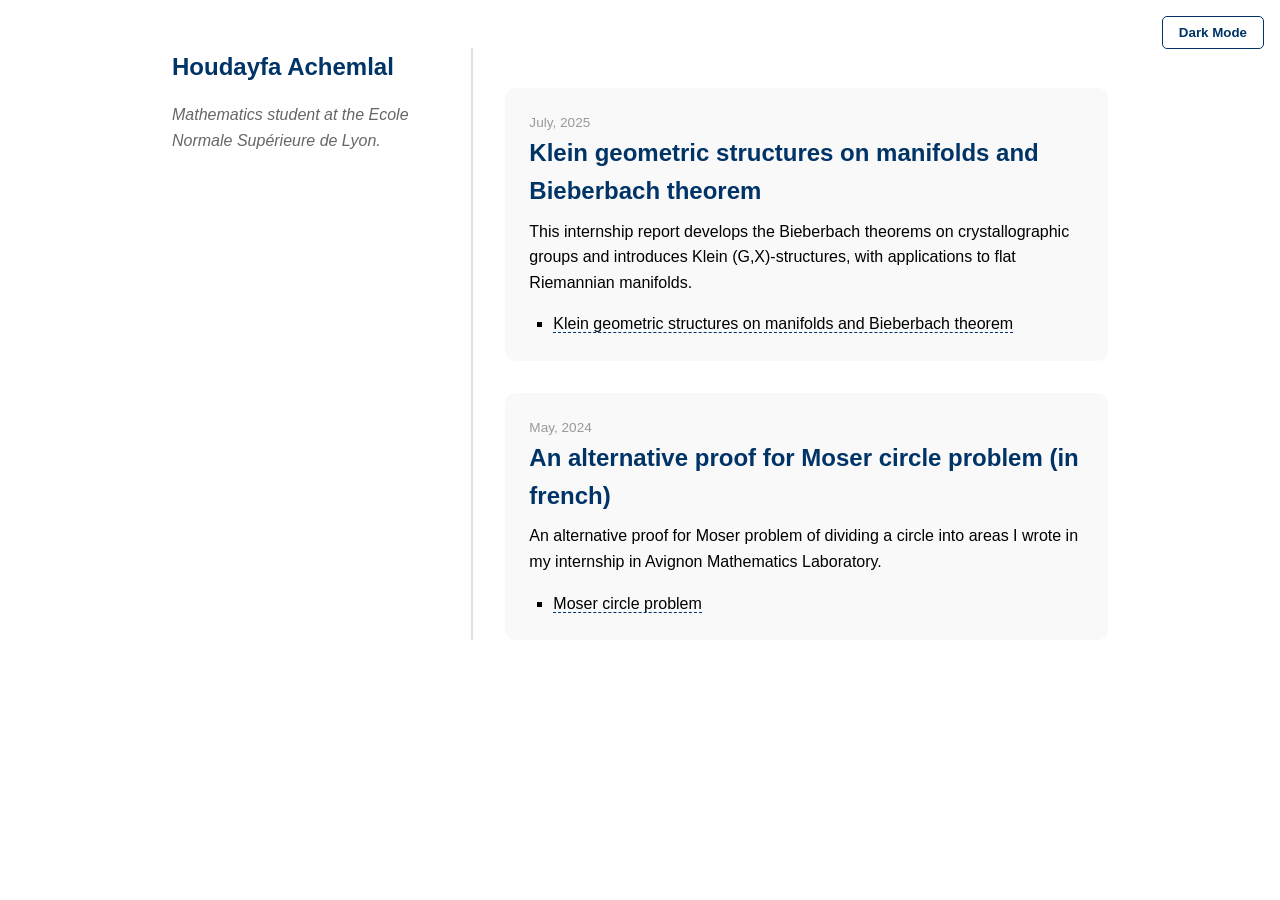
<file: index.html>
<!DOCTYPE html>
<html lang="en">
<head>
  <meta charset="UTF-8" />
  <meta name="viewport" content="width=device-width, initial-scale=1.0" />
  <meta name="google-site-verification" content="1bvwSYHU6fO0uhBRJkt1OjYMdWBdA5GXwomoheJ8kX4" />
  <title>Houdayfa Achemlal</title>
  <link rel="icon" type="image/jpg" href="https://upload.wikimedia.org/wikipedia/commons/a/ab/Wallpaper_group-p4m-5.jpg">
  <style>
    :root {
      --primary: #000000;
      --accent: #e0e0e0;
      --highlight: #003366;
      --background: #ffffff;
    }

    [data-theme='dark'] {
      --primary: #ffffff;
      --accent: #444;
      --highlight: #66aaff;
      --background: #121212;
    }

    * {
      box-sizing: border-box;
      margin: 0;
      padding: 0;
    }

    body {
      font-family: 'Helvetica Neue', Arial, sans-serif;
      background-color: var(--background);
      color: var(--primary);
      line-height: 1.6;
      transition: background-color 0.3s, color 0.3s;
    }

    .container {
      display: grid;
      grid-template-columns: 1fr 2fr;
      gap: 2rem;
      max-width: 1000px;
      margin: 0 auto;
      padding: 3rem 2rem;
    }

    @media (max-width: 768px) {
      .container {
        grid-template-columns: 1fr;
      }

      .profile {
        border-right: none;
        border-bottom: 2px solid var(--accent);
        padding-right: 0;
        padding-bottom: 2rem;
      }
    }

    .profile {
      display: flex;
      flex-direction: column;
      gap: 1rem;
      padding-right: 1rem;
      border-right: 2px solid var(--accent);
    }

    .profile h1 {
      font-size: 1.5rem;
      color: var(--highlight);
    }

    .profile p {
      color: #666;
      font-style: italic;
    }

    nav a {
      display: inline-block;
      margin: 0.25rem 0;
      text-decoration: none;
      color: var(--primary);
      padding-bottom: 2px;
      border-bottom: 1px solid transparent;
      transition: border-color 0.3s;
    }

    nav a:hover {
      border-color: var(--highlight);
    }

    .posts-grid {
      display: flex;
      flex-direction: column;
      gap: 2rem;
    }

    .post {
      background-color: #f9f9f9;
      border-radius: 10px;
      padding: 1.5rem;
      transition: box-shadow 0.3s ease, background-color 0.3s;
    }

    [data-theme='dark'] .post {
      background-color: #1e1e1e;
    }

    .post:hover {
      box-shadow: 0 4px 20px rgba(0, 0, 0, 0.1);
    }

    .post h2, .pub {
      margin-bottom: 0.5rem;
      color: var(--highlight);
    }

    .post small {
      display: block;
      color: #999;
      font-size: 0.85rem;
    }

    .post p {
      margin-top: 0.5rem;
      margin-bottom: 1rem;
    }

    .post ul {
      list-style-type: square;
      padding-left: 1.5rem;
    }

    .post a {
      color: var(--primary);
      text-decoration: none;
      border-bottom: 1px dashed var(--highlight);
    }

    .post a:hover {
      color: var(--highlight);
      border-bottom-style: solid;
    }

    #theme-toggle {
      position: fixed;
      top: 1rem;
      right: 1rem;
      padding: 0.5rem 1rem;
      background: none;
      border: 1px solid var(--highlight);
      border-radius: 5px;
      cursor: pointer;
      color: var(--highlight);
      font-weight: bold;
      transition: opacity 0.3s ease;
      z-index: 1000;
    }
  </style>
</head>
<body>
  <button id="theme-toggle">Toggle Mode</button>
  <div class="container">
    <div class="profile">
      <h1>Houdayfa Achemlal</h1>
      <p>Mathematics student at the Ecole Normale Supérieure de Lyon.</p>
    </div>

    <div class="posts-grid">
      <h2 class="pub"></h2>
     <div class="post">
        <small>July, 2025</small>
        <h2>Klein geometric structures on manifolds and Bieberbach theorem</h2>
        <p>This internship report develops the Bieberbach theorems on crystallographic groups and introduces Klein (G,X)​-structures, with applications to flat Riemannian manifolds.</p>
        <ul>
          <li><a href="documents/geometricstructuresonmanifolds.pdf" target="_blank">Klein geometric structures on manifolds and Bieberbach theorem</a></li>
        </ul>
      </div> 

      <div class="post">
        <small>May, 2024 </small>
        <h2>An alternative proof for Moser circle problem (in french)</h2>
        <p>An alternative proof for Moser problem of dividing a circle into areas I wrote in my internship in Avignon Mathematics Laboratory.</p>
        <ul>
          <li><a href="documents/Probleme du cercle.pdf" target="_blank">Moser circle problem</a></li>
        </ul>
      </div>

    </div>
  </div>

<script>
  const toggle = document.getElementById('theme-toggle');

  function updateButtonLabel(theme) {
    toggle.style.opacity = 0;
    setTimeout(() => {
      toggle.textContent = theme === 'dark' ? 'Light Mode' : 'Dark Mode';
      toggle.style.opacity = 1;
    }, 150);
  }

  toggle.addEventListener('click', () => {
    const root = document.documentElement;
    const current = root.getAttribute('data-theme') || 'light';
    const next = current === 'dark' ? 'light' : 'dark';
    root.setAttribute('data-theme', next);
    localStorage.setItem('theme', next);
    updateButtonLabel(next);
  });

  window.addEventListener('DOMContentLoaded', () => {
    const saved = localStorage.getItem('theme') || 'light';
    document.documentElement.setAttribute('data-theme', saved);
    updateButtonLabel(saved);
  });
</script>

</body>
</html>
</file>
